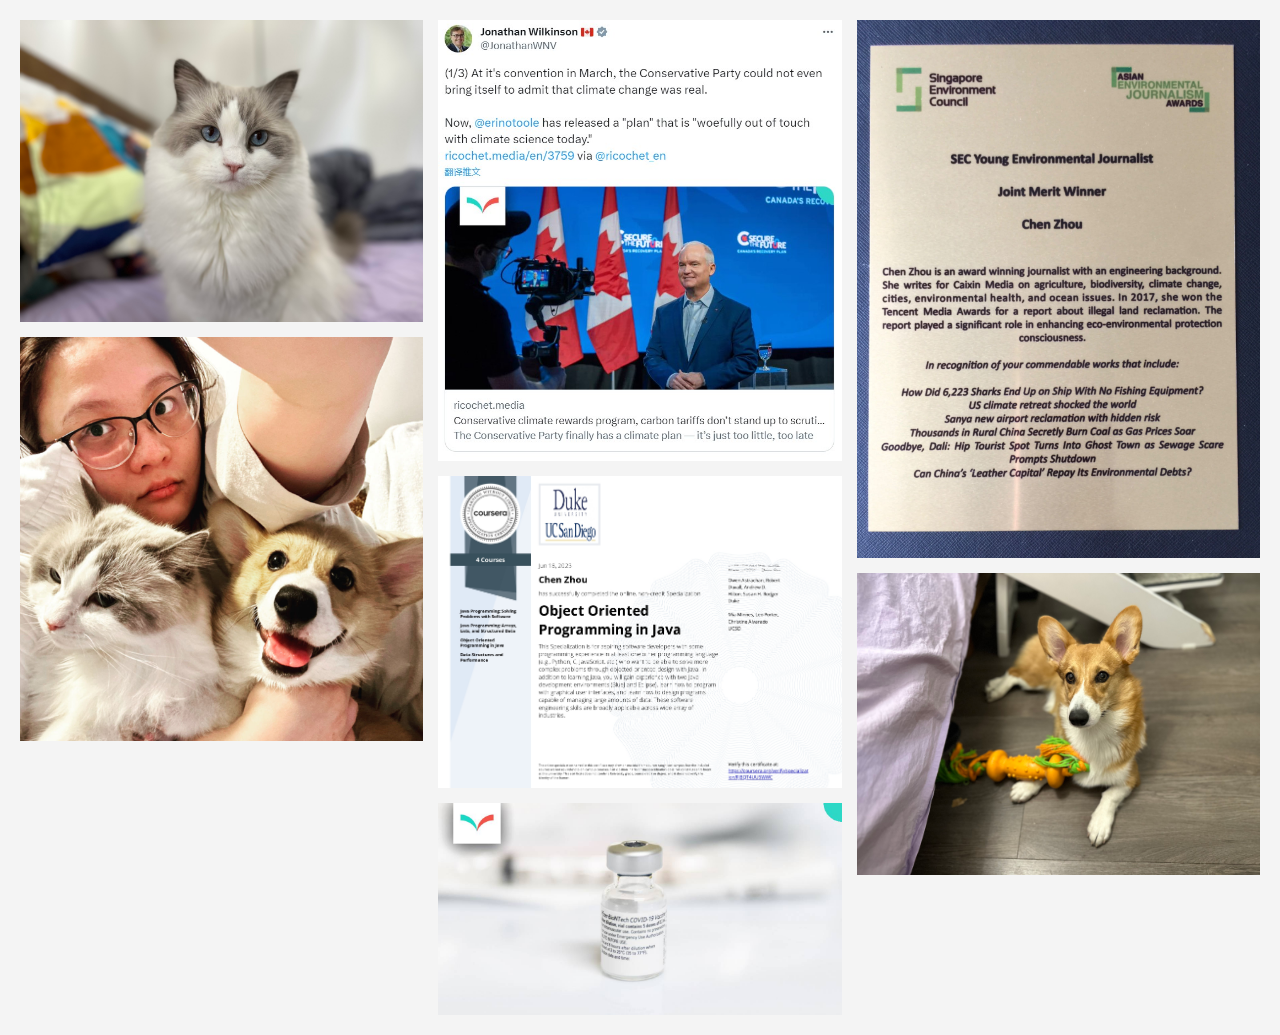
<file: waterfall.html>
<!DOCTYPE html>
<html lang="en">
  <head>
    <meta charset="UTF-8" />
    <meta name="viewport" content="width=device-width, initial-scale=1.0" />
    <title>Waterfall Style Photo Display</title>
    <link rel="stylesheet" href="waterfall.css" />
  </head>
  <body>
    <div class="waterfall">
      <img src="assets/images/baron.jpg" alt="Description 1" />
      <img src="assets/images/Chen.jpg" alt="Description 2" />
      <img src="assets/images/climate article.jpg" alt="Description 3" />
      <img src="assets/images/Coursera-Java.jpg" alt="Description 4" />
      <img src="assets/images/vaccine.jpg" alt="Description 5" />
      <img src="assets/images/winner1.jpg" alt="Description 6" />
      <img src="assets/images/winnie.jpg" alt="Description 7" />
      <!-- Add more images as needed -->
    </div>
  </body>
</html>
</file>
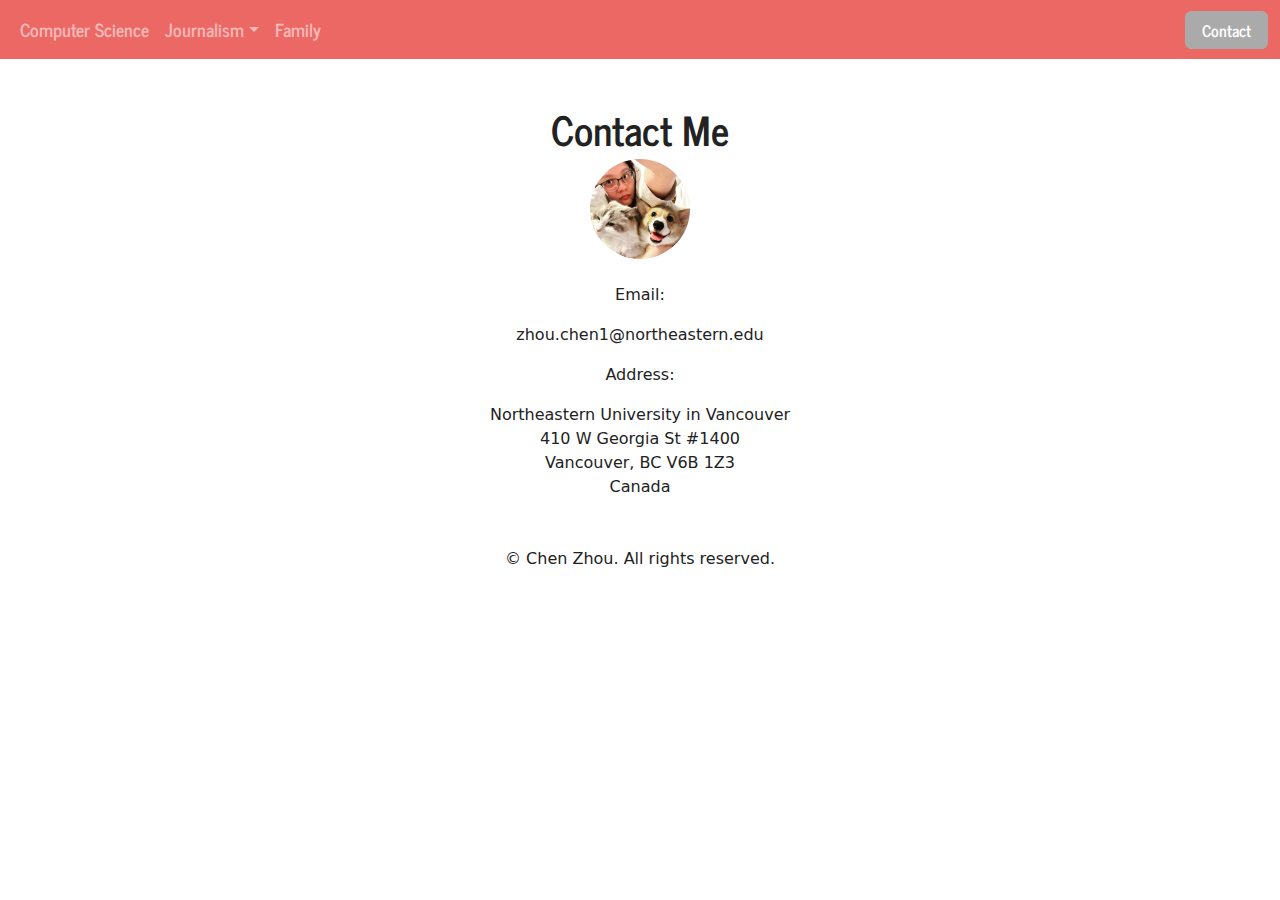
<file: public/contact.html>
<!DOCTYPE html>
<html lang="en">
  <head>
    <meta charset="UTF-8" />
    <meta name="viewport" content="width=device-width, initial-scale=1.0" />
    <title>Contact</title>

    <!-- FontAwesome -->
    <link
      rel="stylesheet"
      href="https://cdnjs.cloudflare.com/ajax/libs/font-awesome/5.15.1/css/all.min.css"
    />
    <link rel="stylesheet" href="../Journal.css" />
  </head>

  <body>
    <!-- Nav bar -->
    <nav class="navbar navbar-expand-lg bg-primary" data-bs-theme="dark">
      <div class="container-fluid">
        <!-- <a class="navbar-brand" href="#">Navbar</a> -->
        <button
          class="navbar-toggler"
          type="button"
          data-bs-toggle="collapse"
          data-bs-target="#navbarColor01"
          aria-controls="navbarColor01"
          aria-expanded="false"
          aria-label="Toggle navigation"
        >
          <span class="navbar-toggler-icon"></span>
        </button>
        <div class="collapse navbar-collapse" id="navbarColor01">
          <ul class="navbar-nav me-auto">
            <li class="nav-item">
              <a class="nav-link" href="../index.html"
                >Computer Science
                <span class="visually-hidden">(current)</span>
              </a>
            </li>
            <li class="nav-item dropdown">
              <a
                class="nav-link dropdown-toggle"
                data-bs-toggle="dropdown"
                href="#"
                role="button"
                aria-haspopup="true"
                aria-expanded="false"
                >Journalism</a
              >
              <div class="dropdown-menu">
                <a class="dropdown-item" href="./journalism-canada.html"
                  >Canada</a
                >
                <div class="dropdown-divider"></div>
                <a class="dropdown-item" href="./journalism-china.html"
                  >China</a
                >
                <!-- <a class="dropdown-item" href="#">Something else here</a>

                <a class="dropdown-item" href="#">Separated link</a> -->
              </div>
            </li>
            <li class="nav-item">
              <a class="nav-link" href="./family.html">Family</a>
            </li>
            <!-- <li class="nav-item">
              <a class="nav-link" href="#">Pricing</a>
            </li>
            <li class="nav-item">
              <a class="nav-link" href="#">About</a>
            </li> -->
          </ul>
          <form class="d-flex">
            <!-- <input
              class="form-control me-sm-2"
              type="search"
              placeholder="Search"
            /> -->
            <a href="./contact.html" class="btn btn-secondary my-2 my-sm-0">
              Contact
            </a>
          </form>
        </div>
      </div>
    </nav>
    <div class="container my-5">
      <div class="text-center my-5">
        <h1>Contact Me</h1>
        <img
          src="../assets/images/Chen.jpg"
          alt="profile image of Chen"
          class="rounded-circle"
          width="100"
        />
        <br />
        <br />
        <p>Email:</p>
        <p>zhou.chen1@northeastern.edu</p>
        <p>Address:</p>
        <p>
          Northeastern University in Vancouver<br />
          410 W Georgia St #1400<br />
          Vancouver, BC V6B 1Z3<br />
          Canada <br />
        </p>
      </div>
    </div>
    <footer class="mt-5 text-center">
      <p>© Chen Zhou. All rights reserved.</p>
    </footer>
    <!-- Bootstrap JS (and its dependencies) -->
    <script src="https://cdn.jsdelivr.net/npm/bootstrap@5.0.2/dist/js/bootstrap.bundle.min.js"></script>
  </body>
</html>
</file>
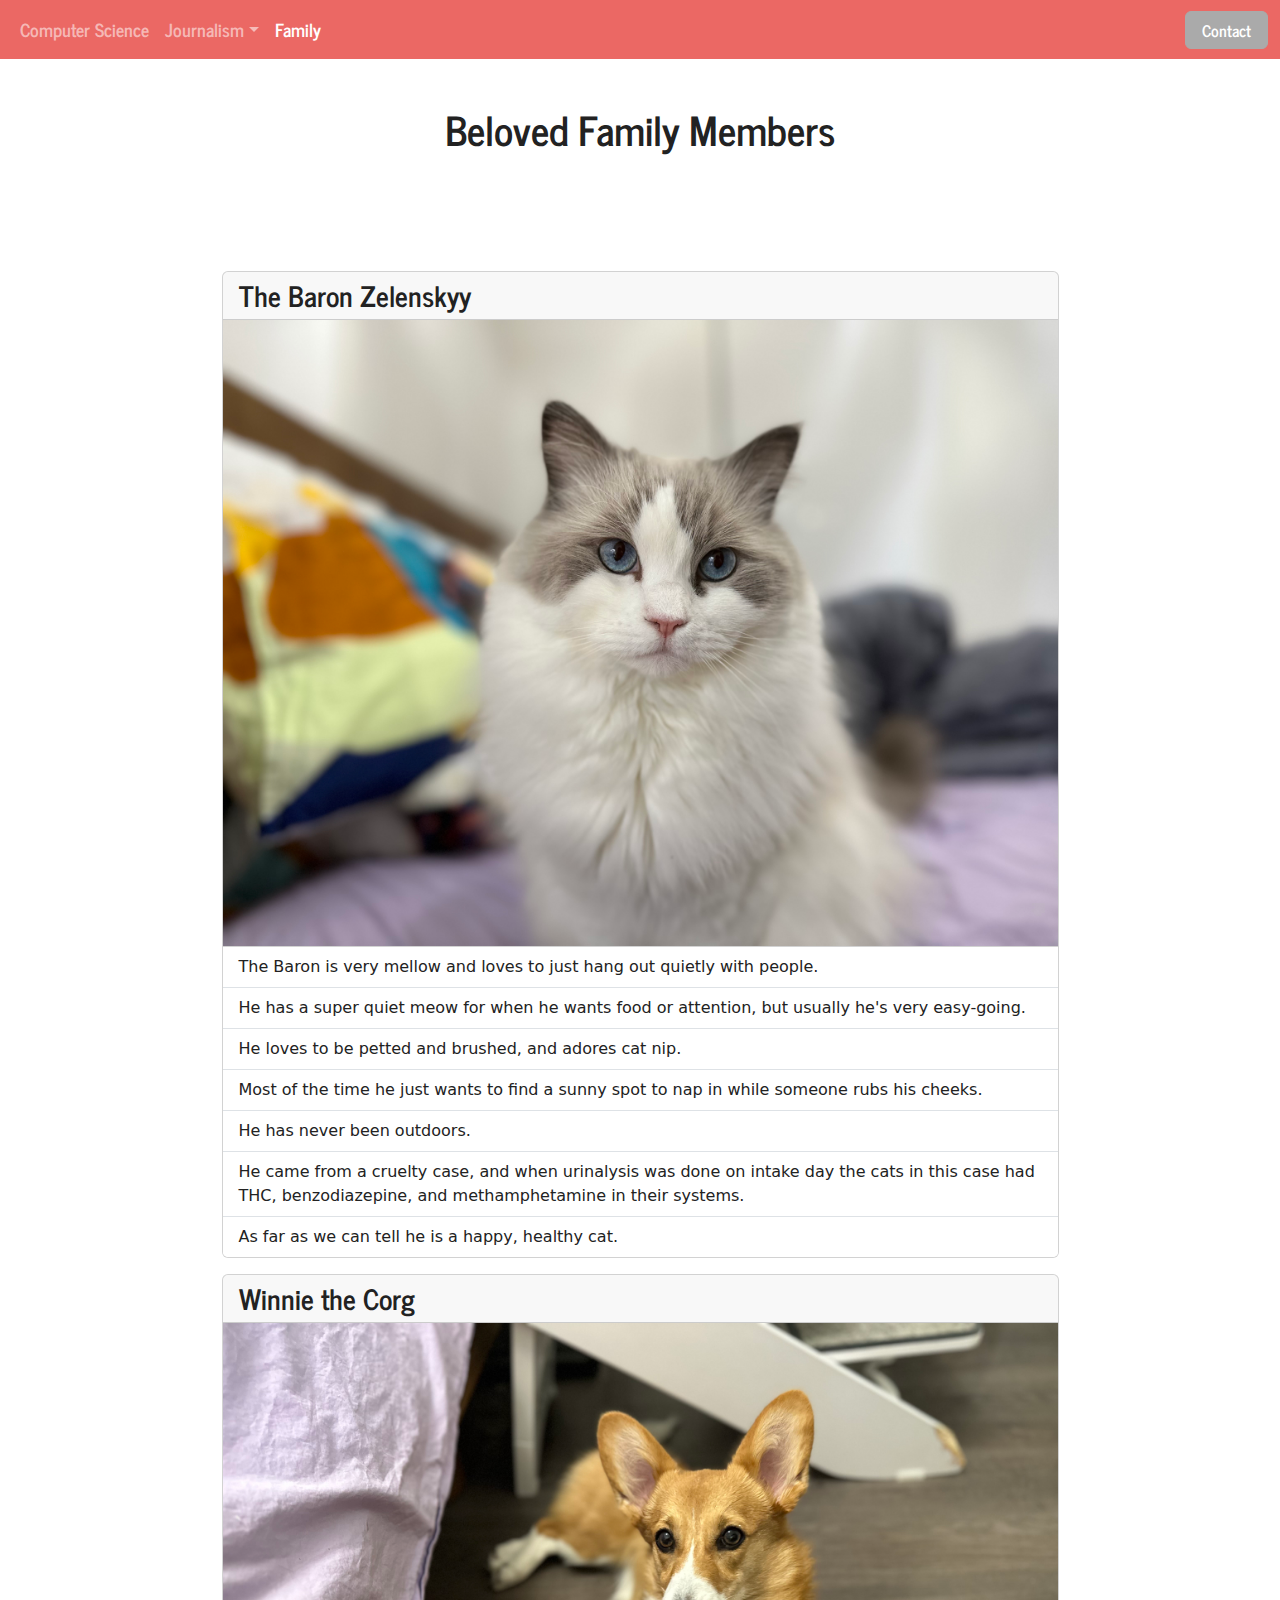
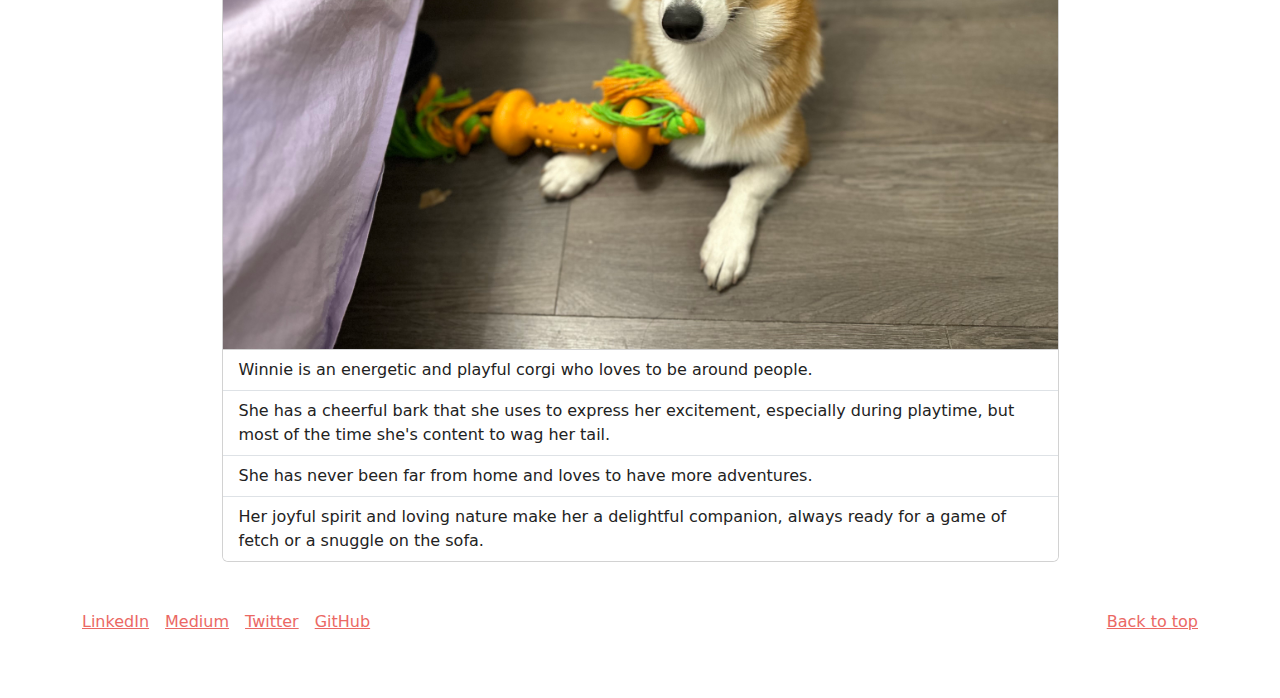
<file: public/family.html>
<!DOCTYPE html>
<html lang="en">
  <head>
    <meta charset="UTF-8" />
    <meta name="viewport" content="width=device-width, initial-scale=1.0" />
    <title>Beloved Family Members</title>
    <!-- Bootstrap CSS -->
    <!-- <link
      href="https://stackpath.bootstrapcdn.com/bootstrap/4.5.2/css/bootstrap.min.css"
      rel="stylesheet"
    /> -->

    <!-- FontAwesome -->
    <link
      rel="stylesheet"
      href="https://cdnjs.cloudflare.com/ajax/libs/font-awesome/5.15.1/css/all.min.css"
    />

    <link rel="stylesheet" href="../Journal.css" />
  </head>
  <body>
    <!-- Nave bar -->
    <nav class="navbar navbar-expand-lg bg-primary" data-bs-theme="dark">
      <div class="container-fluid">
        <button
          class="navbar-toggler"
          type="button"
          data-bs-toggle="collapse"
          data-bs-target="#navbarColor01"
          aria-controls="navbarColor01"
          aria-expanded="false"
          aria-label="Toggle navigation"
        >
          <span class="navbar-toggler-icon"></span>
        </button>
        <div class="collapse navbar-collapse" id="navbarColor01">
          <ul class="navbar-nav me-auto">
            <li class="nav-item">
              <a class="nav-link" href="../index.html"
                >Computer Science
                <span class="visually-hidden">(current)</span>
              </a>
            </li>
            <li class="nav-item dropdown">
              <a
                class="nav-link dropdown-toggle"
                data-bs-toggle="dropdown"
                href="#"
                role="button"
                aria-haspopup="true"
                aria-expanded="false"
                >Journalism</a
              >
              <div class="dropdown-menu">
                <a class="dropdown-item" href="./journalism-canada.html"
                  >Canada</a
                >
                <div class="dropdown-divider"></div>
                <a class="dropdown-item" href="./journalism-china.html"
                  >China</a
                >
                <!-- <a class="dropdown-item" href="#">Something else here</a>
        
                        <a class="dropdown-item" href="#">Separated link</a> -->
              </div>
            </li>
            <li class="nav-item">
              <a class="nav-link active" href="./family.html">Family</a>
            </li>
            <!-- <li class="nav-item">
                      <a class="nav-link" href="#">Pricing</a>
                    </li>
                    <li class="nav-item">
                      <a class="nav-link" href="#">About</a>
                    </li> -->
          </ul>
          <form class="d-flex">
            <!-- <input
                      class="form-control me-sm-2"
                      type="search"
                      placeholder="Search"
                    /> -->
            <a href="./contact.html" class="btn btn-secondary my-2 my-sm-0">
              Contact
            </a>
          </form>
        </div>
      </div>
    </nav>
    <!-- Nave bar -->
    <div class="container my-5">
      <div class="text-center my-5">
        <h1>Beloved Family Members</h1>
      </div>
      <br />
      <ul class="list-unstyled my-5">
        <li>
          <div class="card mb-3 w-75 mx-auto hover-effect">
            <h3 class="card-header">The Baron Zelenskyy</h3>

            <img
              src="../assets/images/baron.jpg"
              alt="cat"
              class="d-block user-select-none"
              width="100%"
            />
            <ul class="list-group list-group-flush">
              <li class="list-group-item">
                The Baron is very mellow and loves to just hang out quietly with
                people.
              </li>
              <li class="list-group-item">
                He has a super quiet meow for when he wants food or attention,
                but usually he's very easy-going.
              </li>
              <li class="list-group-item">
                He loves to be petted and brushed, and adores cat nip.
              </li>
              <li class="list-group-item">
                Most of the time he just wants to find a sunny spot to nap in
                while someone rubs his cheeks.
              </li>
              <li class="list-group-item">He has never been outdoors.</li>
              <li class="list-group-item">
                He came from a cruelty case, and when urinalysis was done on
                intake day the cats in this case had THC, benzodiazepine, and
                methamphetamine in their systems.
              </li>
              <li class="list-group-item">
                As far as we can tell he is a happy, healthy cat.
              </li>
              <!-- <li class="list-group-item">Vestibulum at eros</li> -->
            </ul>
          </div>
        </li>

        <li>
          <div class="card mb-3 w-75 mx-auto">
            <h3 class="card-header">Winnie the Corg</h3>

            <img
              src="../assets/images/winnie.jpg"
              alt="dog"
              class="d-block user-select-none"
              width="100%"
            />
            <ul class="list-group list-group-flush">
              <li class="list-group-item">
                Winnie is an energetic and playful corgi who loves to be around
                people.
              </li>
              <li class="list-group-item">
                She has a cheerful bark that she uses to express her excitement,
                especially during playtime, but most of the time she's content
                to wag her tail.
              </li>
              <li class="list-group-item">
                She has never been far from home and loves to have more
                adventures.
              </li>
              <li class="list-group-item">
                Her joyful spirit and loving nature make her a delightful
                companion, always ready for a game of fetch or a snuggle on the
                sofa.
              </li>
              <!-- <li class="list-group-item">Vestibulum at eros</li> -->
            </ul>
          </div>
        </li>
      </ul>
      <footer id="footer">
        <div class="row">
          <div class="col-lg-12 d-flex justify-content-between">
            <!-- Main Links -->
            <ul class="list-unstyled d-flex">
              <li class="me-3">
                <a
                  href="https://www.linkedin.com/in/chen-zhou-4333b047/"
                  target="_blank"
                  >LinkedIn</a
                >
              </li>
              <li class="me-3">
                <a href="https://tangchuanc.medium.com/" target="_blank"
                  >Medium</a
                >
              </li>
              <li class="me-3">
                <a href="https://twitter.com/chenzhou63" target="_blank"
                  >Twitter</a
                >
              </li>
              <li>
                <a href="https://github.com/Lenore8963" target="_blank"
                  >GitHub</a
                >
              </li>
            </ul>

            <!-- Back to Top Link -->
            <ul class="list-unstyled">
              <li class="float-end"><a href="#top">Back to top</a></li>
            </ul>
          </div>
        </div>
      </footer>
    </div>

    <!-- Bootstrap JS (and its dependencies) -->
    <script src="https://cdn.jsdelivr.net/npm/bootstrap@5.0.2/dist/js/bootstrap.bundle.min.js"></script>
  </body>
</html>
</file>
<file: waterfall.css>
body {
  font-family: Arial, sans-serif;
  margin: 0;
  padding: 20px;
  background-color: #f4f4f4;
}

.waterfall {
  /* Adjust this for the number of columns you want */
  column-count: 3;
  column-gap: 15px;
}

.waterfall img {
  width: 100%;
  margin-bottom: 15px;
  display: block;
  transition: transform 0.2s ease;
}

.waterfall img:hover {
  transform: scale(1.05);
}
</file>
